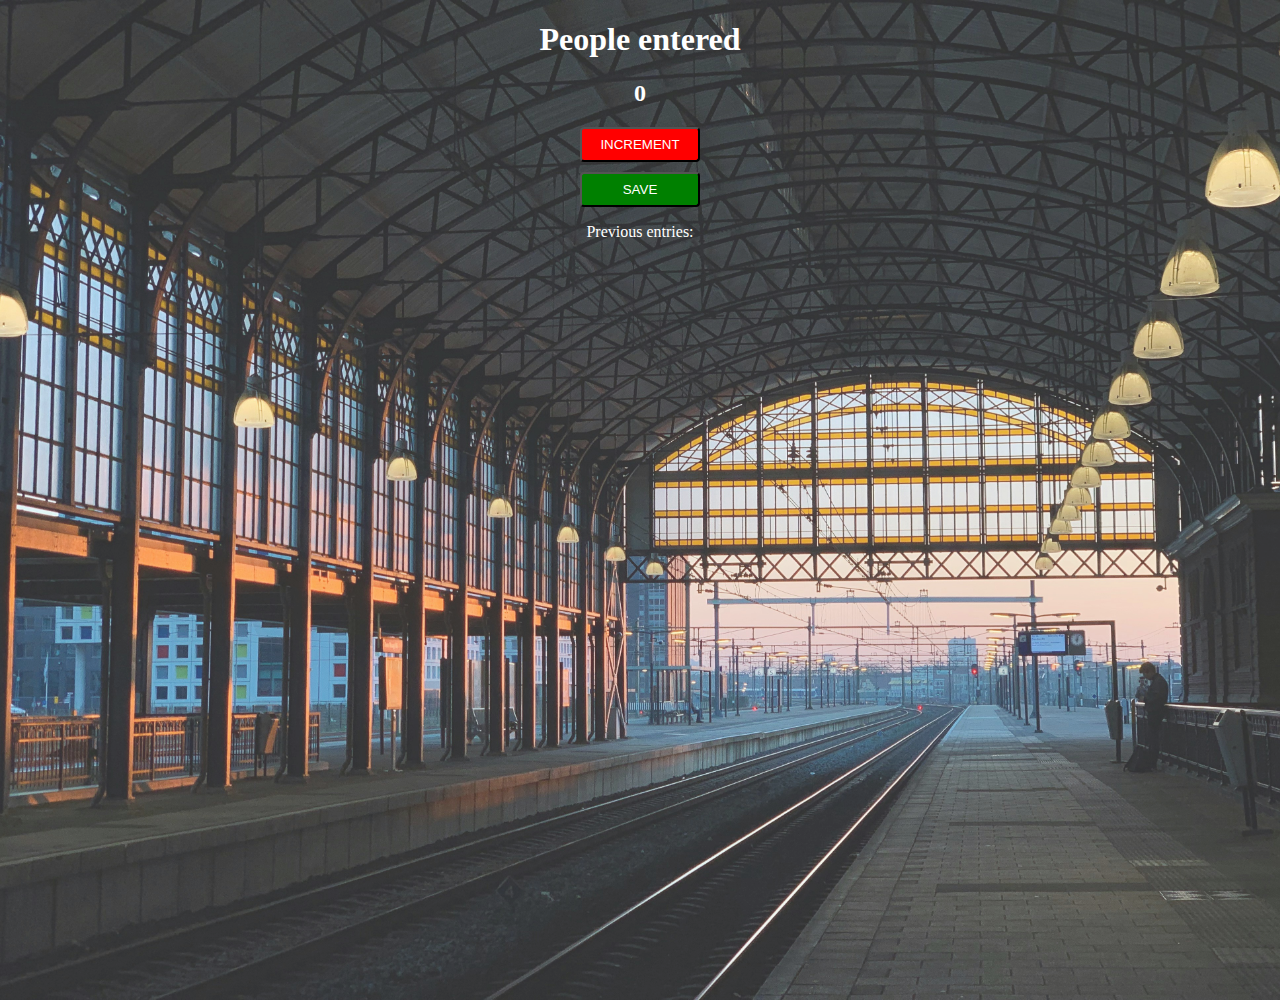
<file: station-project/index.html>
<!DOCTYPE html>
<html lang="en">
<head>
    <meta charset="UTF-8">
    <meta name="viewport" content="width=device-width, initial-scale=1.0">
    <title>Document</title>
    <link rel="stylesheet" href="index.css">
</head>
<body>
    <div class="content">
        <h1>People entered</h1>
        <h2 id="count">0</h2>
        <button id="increment-btn" onclick="increment()">INCREMENT</button>
        <button id="save-btn" onclick="save()">SAVE</button>
        <p id="record">Previous entries: </p>
    </div>
    <div class="background"></div>

    <script src="index.js"></script>
</body>
</html>
</file>
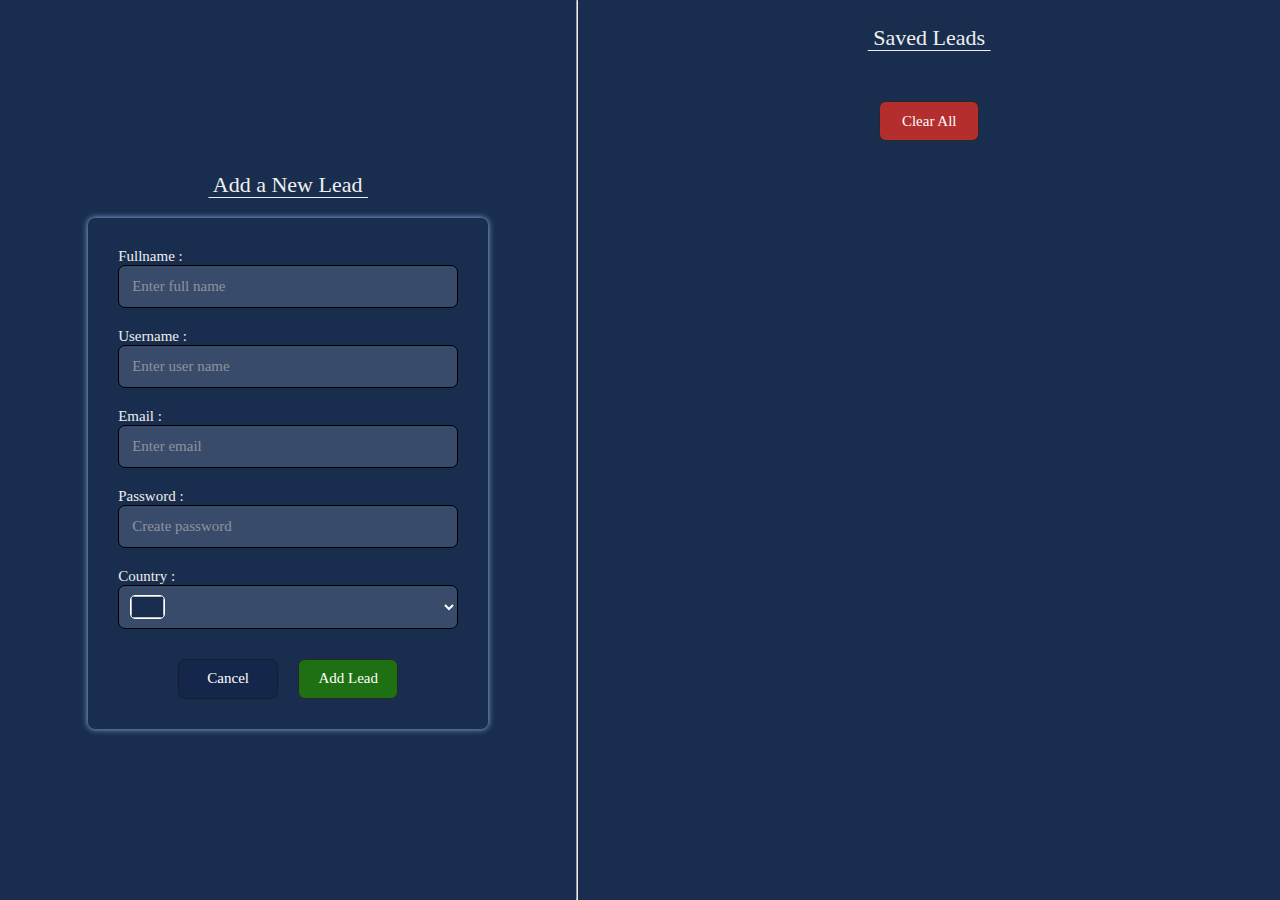
<file: WebProject/index.html>
<!DOCTYPE html>
<html lang="en">
    <head>
        <meta charset="UTF-8" />
        <meta name="viewport" content="width=device-width, initial-scale=1.0" />
        <link rel="stylesheet" href="style.css" />
        <title>Find Leads</title>
    </head>
    <body>
        <div id="main-container">
            <div id="form-div">
                <h2><pre> Add a New Lead </pre></h2>
                <form id="form">
                    <div class="input-div">
                        <label for="fullname">Fullname :</label>
                        <input type="text" id="fullname" placeholder="Enter full name" required />
                    </div>

                    <div class="input-div">
                        <label for="username">Username :</label>
                        <input type="text" id="username" placeholder="Enter user name" required />
                    </div>

                    <div class="input-div">
                        <label for="email">Email :</label>
                        <input type="email" id="email" placeholder="Enter email" required />
                    </div>

                    <div class="input-div">
                        <label for="password">Password :</label>
                        <input
                            type="password"
                            id="password"
                            placeholder="Create password"
                            required
                        />
                    </div>

                    <div class="input-div">
                        <label for="country">Country :</label>
                        <div id="select-div">
                            <img id="flag-image" />
                            <select name="country" id="country" required></select>
                        </div>
                    </div>

                    <div id="btn-div">
                        <button id="reset-btn" type="reset">Cancel</button>
                        <button id="submit-btn" type="submit">Add Lead</button>
                    </div>
                </form>
            </div>

            <hr />

            <div id="leads-div">
                <h2><pre> Saved Leads </pre></h2>
                <div id="leads"></div>
                <button id="clear-all-btn">Clear All</button>
            </div>
        </div>

        <script type="module" src="script.js"></script>
    </body>
</html>
</file>
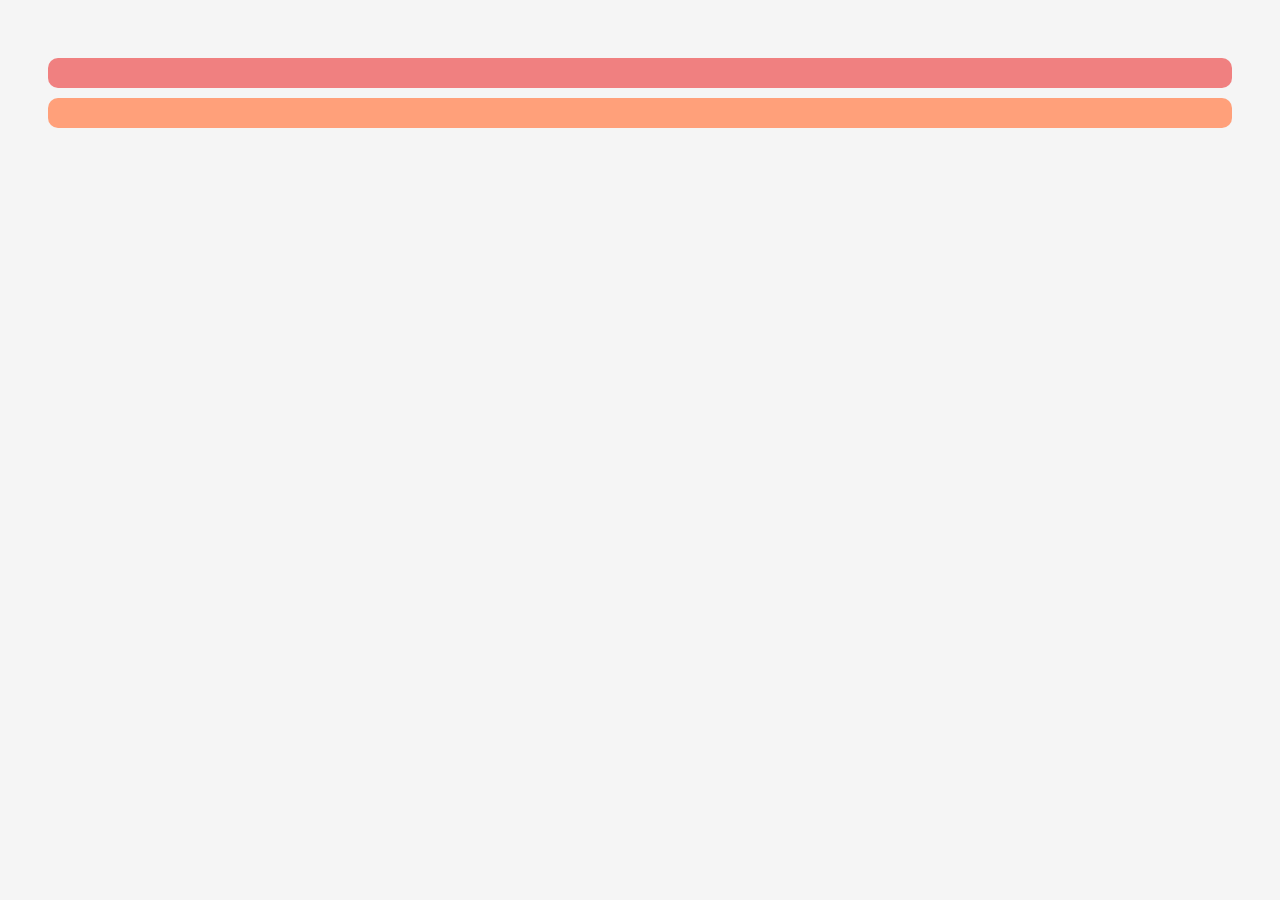
<file: basics/etc.html>
<!DOCTYPE html>
<html lang="en">
<head>
    <meta charset="UTF-8">
    <meta name="viewport" content="width=device-width, initial-scale=1.0">
    <title>Document</title>
    <link rel="stylesheet" href="etc.css">
</head>
<body>
    <div id="apple-shelf"></div>  
    <div id="orange-shelf"></div>
    <script src="etc.js"></script>
</body>
</html>
</file>
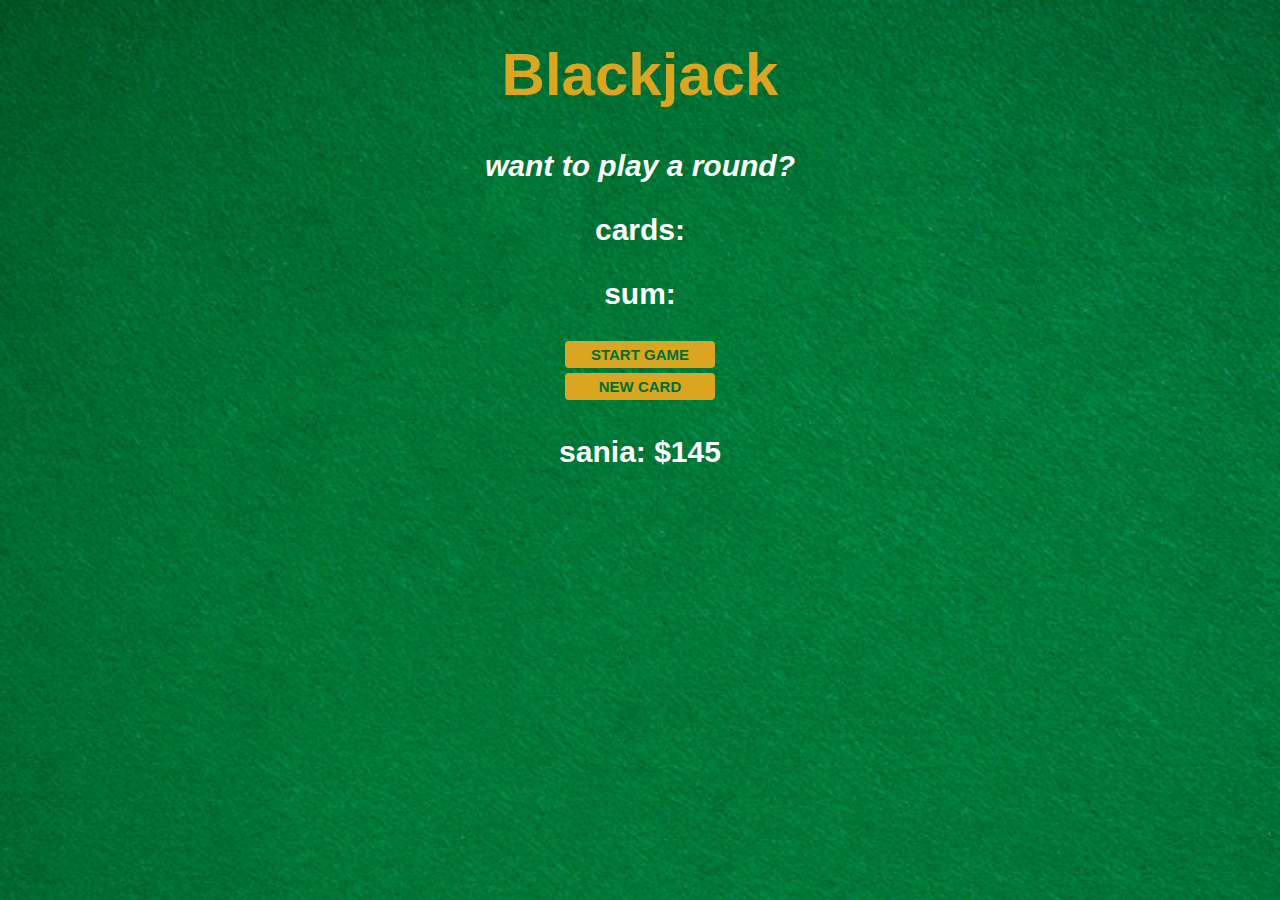
<file: blackjack-project/blackjack.html>
<!DOCTYPE html>
<html lang="en">
<head>
    <meta charset="UTF-8">
    <meta name="viewport" content="width=device-width, initial-scale=1.0">
    <title>Document</title>
    <link rel="stylesheet" href="blackjack.css">
</head>
<body>
    <h1>Blackjack</h1>
    <p id="message-el">want to play a round?</p>
    <p id="cards-el">cards:</p>
    <p id="sum-el">sum:</p>
    <div class="buttons">
        <button id="startgame" onclick="startGame()">START GAME</button>
        <button id="newcard"   onclick="newCard()">NEW CARD</button>
    </div>
    <p id="player-el"></p>

    <script src="blackjack.js"></script>
</body>
</html>
</file>
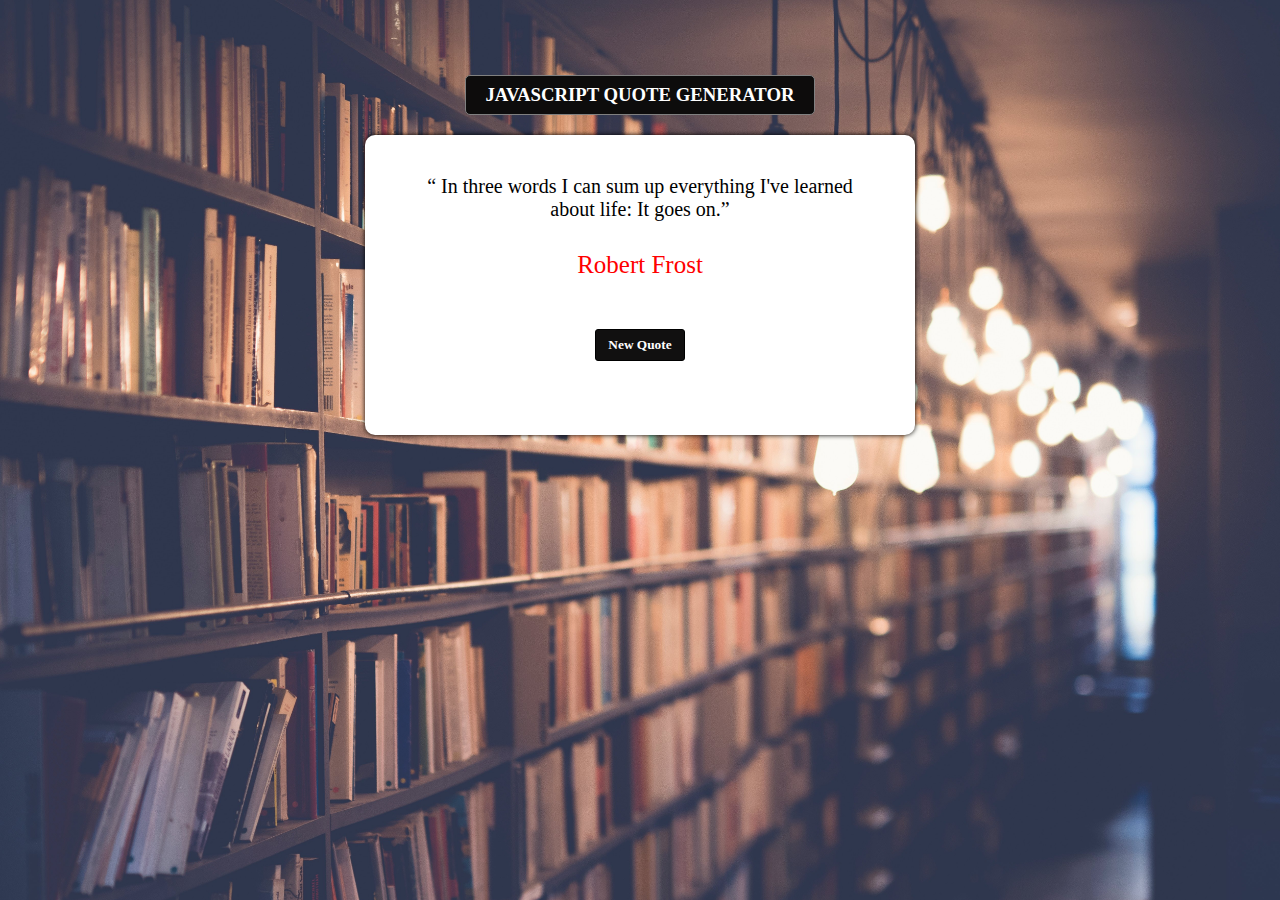
<file: quote-generator(project-1)/project-1.html>
<!DOCTYPE html>
<html lang="en">
<head>
    <meta charset="UTF-8">
    <meta name="viewport" content="width=device-width, initial-scale=1.0">
    <title>quote generator</title>
    <link rel="stylesheet" href="project-1.css">
</head>
<body>
    <div class="container">

        <div class="header">
            <h3 class="heading">JAVASCRIPT QUOTE GENERATOR</h3>
        </div>

        <div class="main-content">

            <div class="text">
                <span class="quote">“ In three words I can sum up everything I've learned about life: It goes on.” </span>
                <div class="person">Robert Frost</div>
            </div>

            <div class="button">
                <button class="newquote">New Quote</button>
            </div>

        </div>

    </div>




    <script src="project-1.js"></script>
</body>
</html>
</file>
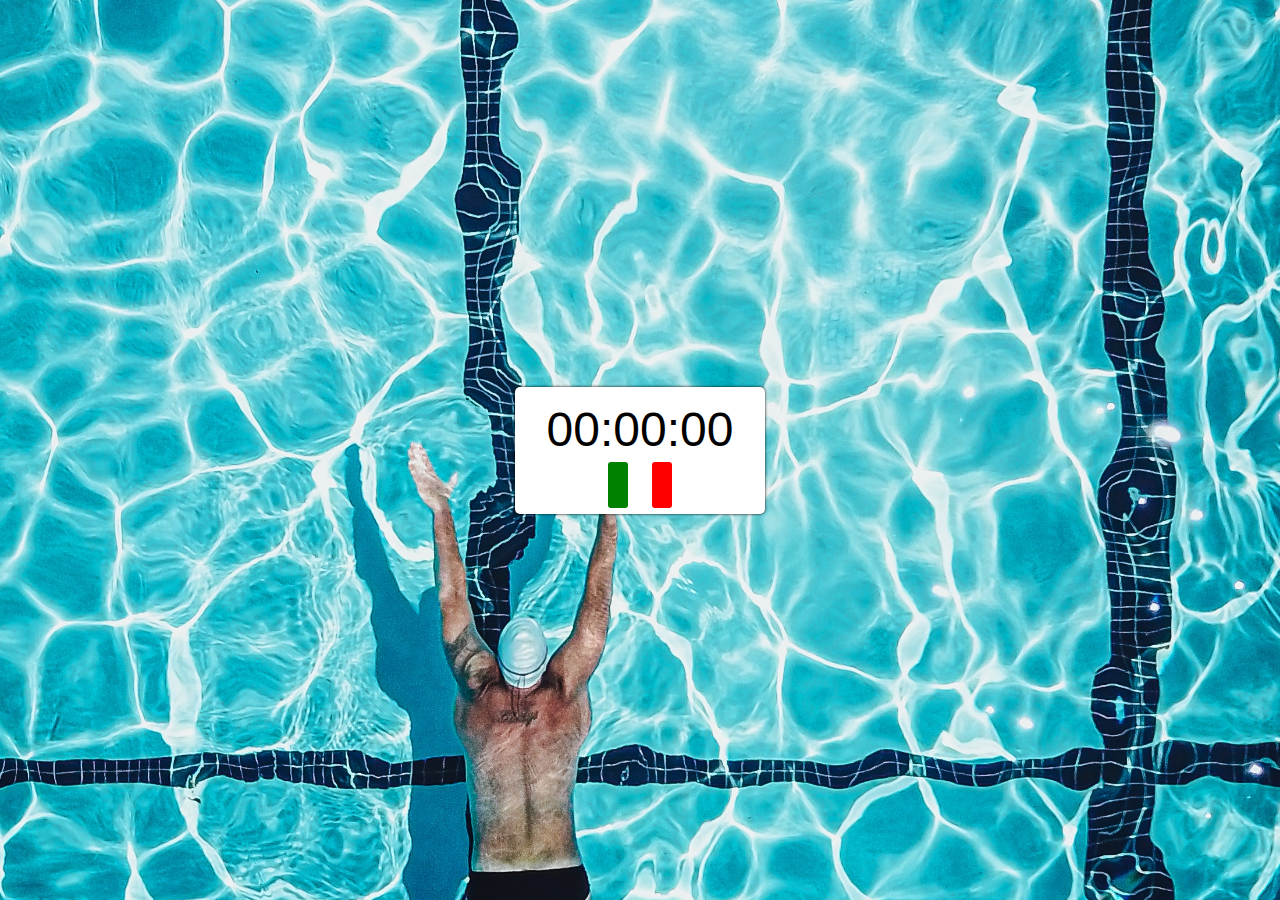
<file: stop-watch(project-4)/watch.html>
<!DOCTYPE html>
<html lang="en">
<head>
    <meta charset="UTF-8">
    <meta name="viewport" content="width=device-width, initial-scale=1.0">
    <title>Stop Watch</title>
    <link rel="stylesheet" href="watch.css">
    <link rel="stylesheet" href="https://cdnjs.cloudflare.com/ajax/libs/font-awesome/6.5.2/css/all.min.css" integrity="sha512-SnH5WK+bZxgPHs44uWIX+LLJAJ9/2PkPKZ5QiAj6Ta86w+fsb2TkcmfRyVX3pBnMFcV7oQPJkl9QevSCWr3W6A==" crossorigin="anonymous" referrerpolicy="no-referrer" />
</head>
<body>
    
    <div  class="container">

        <div  id="counting">
            00:00:00
        </div>

        <div  class="buttons">

            <button id="start-stop-btn">
                <i class="fa-solid fa-play" id="start"></i>
            </button>

            <button id="reset-btn">
                <i class="fa-solid fa-rotate" id="reset"></i>
            </button>
            
        </div>

    </div>

    <script src="watch.js"></script>
</body>
</html>
</file>
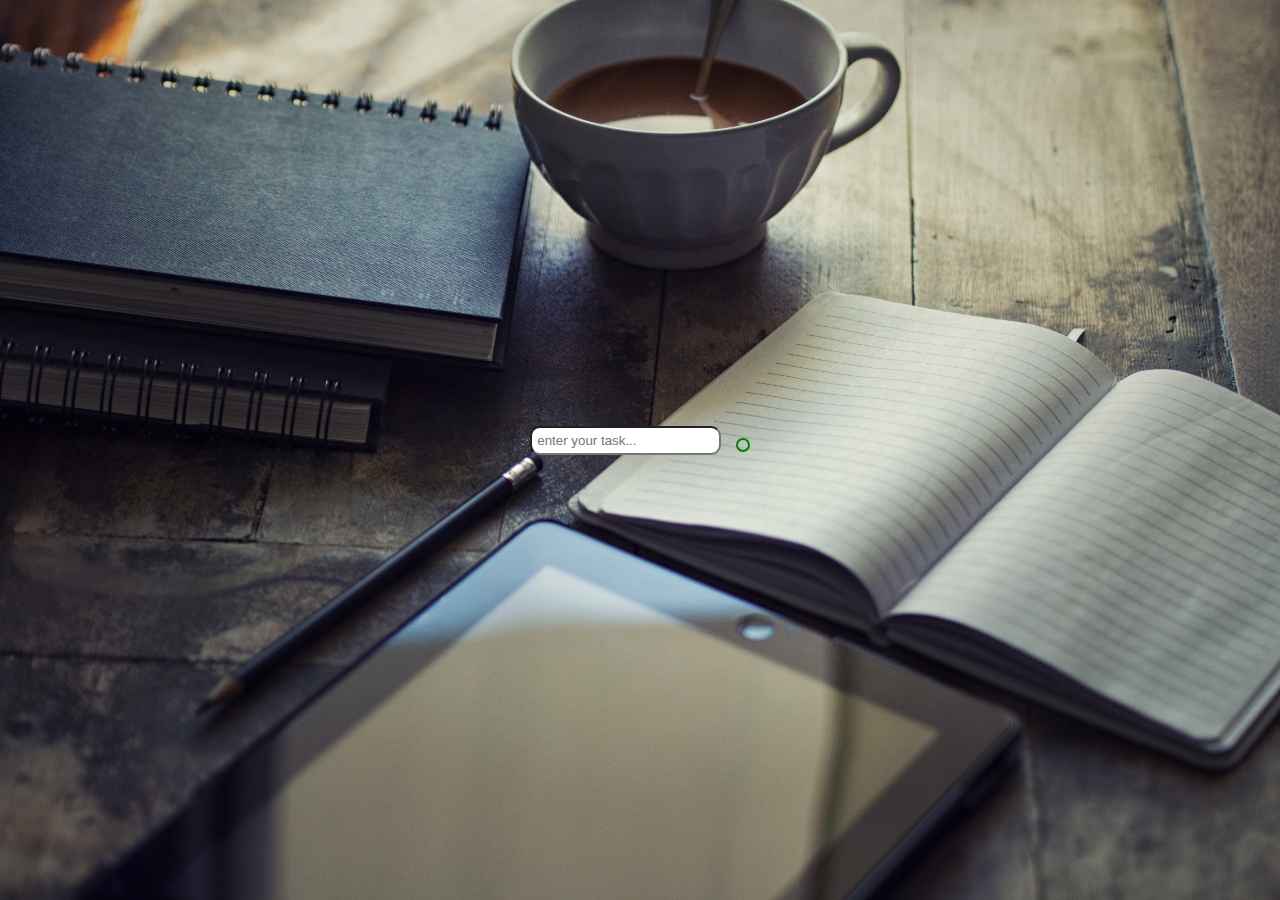
<file: to-do-list(project-5)/list.html>
<!DOCTYPE html>
<html lang="en">
    <head>
        <meta charset="UTF-8" />
        <meta name="viewport" content="width=device-width, initial-scale=1.0" />
        <title>TO DO LIST</title>
        <link rel="stylesheet" href="list.css" />
        <link
            rel="stylesheet"
            href="https://cdnjs.cloudflare.com/ajax/libs/font-awesome/6.5.2/css/all.min.css"
            integrity="sha512-SnH5WK+bZxgPHs44uWIX+LLJAJ9/2PkPKZ5QiAj6Ta86w+fsb2TkcmfRyVX3pBnMFcV7oQPJkl9QevSCWr3W6A=="
            crossorigin="anonymous"
            referrerpolicy="no-referrer"
        />
    </head>
    <body>
        <div class="container">
            <!-- header -->
            <form id="form" onsubmit="handleClick(event)">  <!--cant use 'e'-->
                <input id="input" type="text" placeholder="enter your task..." />
                <button id="plus-btn"><i class="fa-solid fa-plus"></i></button>
            </form>

            <!-- list items -->
            <div id="items-container"></div>
        </div>

        <script src="list.js"></script>
    </body>
</html>
</file>
<file: station-project/index.css>
body
{
    text-align: center;
    color:white;
    margin:0;
}

.content
{
    position: absolute;
    z-index:1;
    width:100%;
}

.background
{
    background-image:url("station.jpg");
    background-size: cover;
    opacity:0.8;
    height:1000px;
    width:100%;
}

button{
    color:white;
    padding:8px 15px;
    border-radius:4px;
    width:120px;
    margin-top:10px;
}

#increment-btn
{
    background-color:red;
    display: block;
    margin: 0 auto;
}

#save-btn
{
    background-color:green;
}
</file>
<file: WebProject/style.css>
* {
    margin: 0;
    padding: 0;
    box-sizing: border-box;
    background-color: #192e4e;
    font-family: "poppins";
}

input,
select {
    font-size: 15px;
    padding: 12px 5px;
    text-indent: 8px;
    border: 1px solid black;
    background-color: rgba(84, 100, 129, 0.553);
    color: white;
    border-radius: 7px;
    outline: none;
}
select {
    width: 100%;
    text-indent: 50px;
}

.input-div {
    width: 100%;
    display: flex;
    flex-direction: column;
    justify-content: center;
}

input::placeholder {
    color: rgb(142, 147, 157);
    font-size: 15px;
}

label {
    color: rgb(239, 239, 239);
    font-size: 15px;
}
#select-div > img {
    position: absolute;
    left: 12px;
    border-radius: 5px;
    overflow: hidden;
    border: 1px solid white;
    height: 24px;
    object-fit: cover;
    width: 35px;
}

form {
    width: 90%;
    max-width: 400px;
    display: flex;
    flex-direction: column;
    gap: 20px;
    border: none;
    border-radius: 7px;
    padding: 30px;
    box-shadow: 0 0 6px #95b8ec;
}
pre {
    color: rgb(239, 239, 239);
    font-weight: 400;
    font-size: 22px;
    text-decoration: underline;
    text-underline-offset: 5px;
    text-decoration-thickness: 0.07rem;
}
#form-div {
    width: 85%;
    display: flex;
    flex-direction: column;
    align-items: center;
    justify-content: center;
    gap: 20px;
}
#select-div {
    position: relative;
    width: 100%;
    display: flex;
    align-items: center;
    gap: 5px;
}

#submit-btn {
    background-color: #1e7012;
    border: 1px solid #282828;
}
#submit-btn:hover {
    background-color: #1a5d10;
    border: 1px solid black;
    font-weight: 500;
}
button {
    font-size: 15px;
    color: white;
    width: 100px;
    height: 40px;
    border-radius: 7px;
}

#reset-btn {
    background-color: rgb(20, 39, 74);
    border: 1px solid rgb(22, 29, 43);
}
#reset-btn:hover {
    background-color: rgb(25, 38, 67);
    border: 1px solid black;
    font-weight: 500;
}

#btn-div {
    display: flex;
    align-items: center;
    justify-content: center;
    margin-top: 10px;
    gap: 20px;
}

#main-container {
    display: flex;
    height: 100vh;
    width: 100vw;
}

#leads-div {
    width: 100%;
    padding: 25px;
    text-align: center;
}

#leads {
    display: flex;
    flex-direction: column;
    align-items: center;
    justify-content: start;
    margin-top: 20px;
    gap: 15px;
}

.lead {
    display: flex;
    align-items: center;
    justify-content: start;
    position: relative;
    background-color: #cbcbf5;
    height: 45px;
    padding: 10px;
    border-radius: 8px;
    width: 100%;
    max-width: 550px;
    font-size: 16px;
}

.lead > img {
    border-radius: 100%;
    height: 25px;
    width: 25px;
    overflow: hidden;
    margin-right: 10px;
    border: 1px solid white;
    object-fit: cover;
}

.lead > .fullname {
    background-color: inherit;
    font-weight: 500;
    color: rgb(45, 45, 45);
}

.lead > .username {
    background-color: inherit;
    font-size: 15px;
    font-weight: 500;
    margin-left: 5px;
    color: #484848;
}

.lead > .email {
    background-color: inherit;
    font-size: 15px;
    font-weight: 500;
    margin-left: 5px;
    position: absolute; 
    right: 10px;
    color: #484848;
}

#clear-all-btn {
    margin-top: 30px;
    border: 1px solid #282828;
    background-color: #b42e2e;
}

#clear-all-btn:hover {
    background-color: #942727;
    border: 1px solid black;
    font-weight: 500;
}
</file>
<file: basics/etc.css>
body {
    padding: 40px;
    background: whitesmoke;
    text-align: center;
}

#apple-shelf {
    background: lightcoral;
    border-radius: 10px;
    height: 30px;
    margin: 10px 0;
}

#orange-shelf {
    background: lightsalmon;
    border-radius: 10px;
    height: 30px;
}
</file>
<file: blackjack-project/blackjack.css>
body
{
    background-image: url("table.png");
    background-size: cover;
    font-family: 'Trebuchet MS', 'Lucida Sans Unicode', 'Lucida Grande', 'Lucida Sans', Arial, sans-serif;
    color:white;
    text-align: center;
    font-size: 30px;
    font-weight:bolder;
}
h1
{
    color:goldenrod;
}
#message-el
{
    font-style: italic;
}
button
{
    color:#016f32;
    background-color:goldenrod;
    width:150px;
    border-radius: 4px;
    font-size: 15px;
    font-weight:bolder;
    padding:5px 0;
    border:none;
    margin-bottom:5px;
}
.buttons
{
    display:flex;
    flex-direction: column;
    align-items: center;
}
</file>
<file: quote-generator(project-1)/project-1.css>
/* general styling */
*{
    margin:0;
    padding:0;
    box-sizing: border-box;
    font-family: Cambria, Cochin, Georgia, Times, 'Times New Roman', serif;
}


/* now let's style */
body{
    background-image: url("project-1.jpg") ;
    background-size: cover;
    background-repeat: no-repeat;
    text-align: center;
    display: flex;
    align-items: center;
    height:500px;
    justify-content: center;
}
.container
{
    border:1px solid balck;
    border-radius:3px;
}

.header
{
    border:1px solid grey;
    border-radius: 5px;
    margin:10px 100px;
    padding:8px;
    background-color:#0d0c0c;
    color:white;
}

.main-content
{
    background-color: white;
    box-shadow: 0 0 5px black;
    border-radius:10px;
    margin-top:20px;
    height:300px;
    width:550px;
}
.text
{
    font-size:20px;
    padding:40px;
}
.person
{
    margin-top:30px;
    color:red;
    font-size: 25px;
}
.button
{
    margin-top:10px;
}
.newquote
{
    padding:7px 12px;
    font-weight:bold;
    border:1px solid black;
    color:white;
    background-color:#111010;
    border-radius: 3px;
}
.newquote:active            /* similar to a hover effect */
{
    background-color: lightblue;
}
</file>
<file: stop-watch(project-4)/watch.css>
*{
    margin:0;
    padding:0;
    box-sizing: border-box;
    font-family: 'Lucida Sans', 'Lucida Sans Regular', 'Lucida Grande', 'Lucida Sans Unicode', Geneva, Verdana, sans-serif;
}

body{
    background-image: url("project-4.jpg");
    background-size: cover;
    background-position: center;
    background-repeat: no-repeat;
    height:100vh;
    display:flex;
    align-items: center;
    justify-content: center;
}

.container
{
    background-color:white;
    border-radius:5px;
    padding:15px;
    width:250px;
    box-shadow: 0 0 3px black;
}
#counting
{
    text-align: center;
    font-size: 48px;
}

.buttons
{
    margin-top:15px ;
    text-align: center;
}

button{
    border:none;
    margin:0 10px;
}

button i{
    font-size: 23px;
    padding:10px;
    color:white;
    border-radius: 3px;
    width:42px;
}
#reset
{
    background-color: red;
}
#start
{
    background-color: green;
}
#pause
{
    background-color:orange;
}
</file>
<file: to-do-list(project-5)/list.css>
*{
    margin:0;
    padding:0;
    box-sizing: border-box;
    font-family:Verdana, Geneva, Tahoma, sans-serif;
}

body
{
    background:url("project-5.jpg") no-repeat center center/cover;
    height:100vh;
    display: flex;
    align-items: center;
    justify-content: center;
}

#header
{
    background-color: white;
    padding:20px 10px;
    width:400px;
    border-radius: 20px;
    display: flex;
    align-items: center;
    justify-content: center;
    box-shadow: 0 0 3px black;
}
#input    /* or just input ( as a tag ) */
{
    border-radius: 10px;
    padding:5px;
    flex:5;
    margin-right:10px;

}
#plus-btn
{
    border:2px solid green;
    background-color: transparent;
    flex:1;
    padding:5px;
    color:green;
    border-radius: 10px;
    font-size: 15px;
    transition:0.5s;
}
#plus-btn:hover
{
    background-color: green;
    color:white;
}


/* items */

#items-container
{
    margin-top:20px; 
}

.item
{

    width:100%;
    background-color:white ;
    border-radius: 20px;
    box-shadow: 0 0 3px black;
    padding:10px;
    display: flex;
    align-items:center ;
    margin-top: 15px;
}

.list-item
{
    list-style: none;
    flex:4;
    font-size:20px;
    margin:10px;
}

.item button
{
    border-radius:10px ;
    padding:10px;
    flex:1;
    font-size:20px;
    margin-left:5px;
    transition:0.5s;
    cursor: pointer;
}
.tick-btn
{
    background-color: white;
    color:#f2a71c;
    border:2px solid #f2a71c;
}
.tick-btn:hover
{
    background-color:#f2a71c;
    border:2px solid #b47c15;
    color:white;
}
.dustbin-btn
{
    background-color: white;
    border:2px solid #d00000;
    color:#d00000;
}
.dustbin-btn:hover
{
    background-color:#d00000;
    border:2px solid #d00000;
    color:white;
}
</file>
